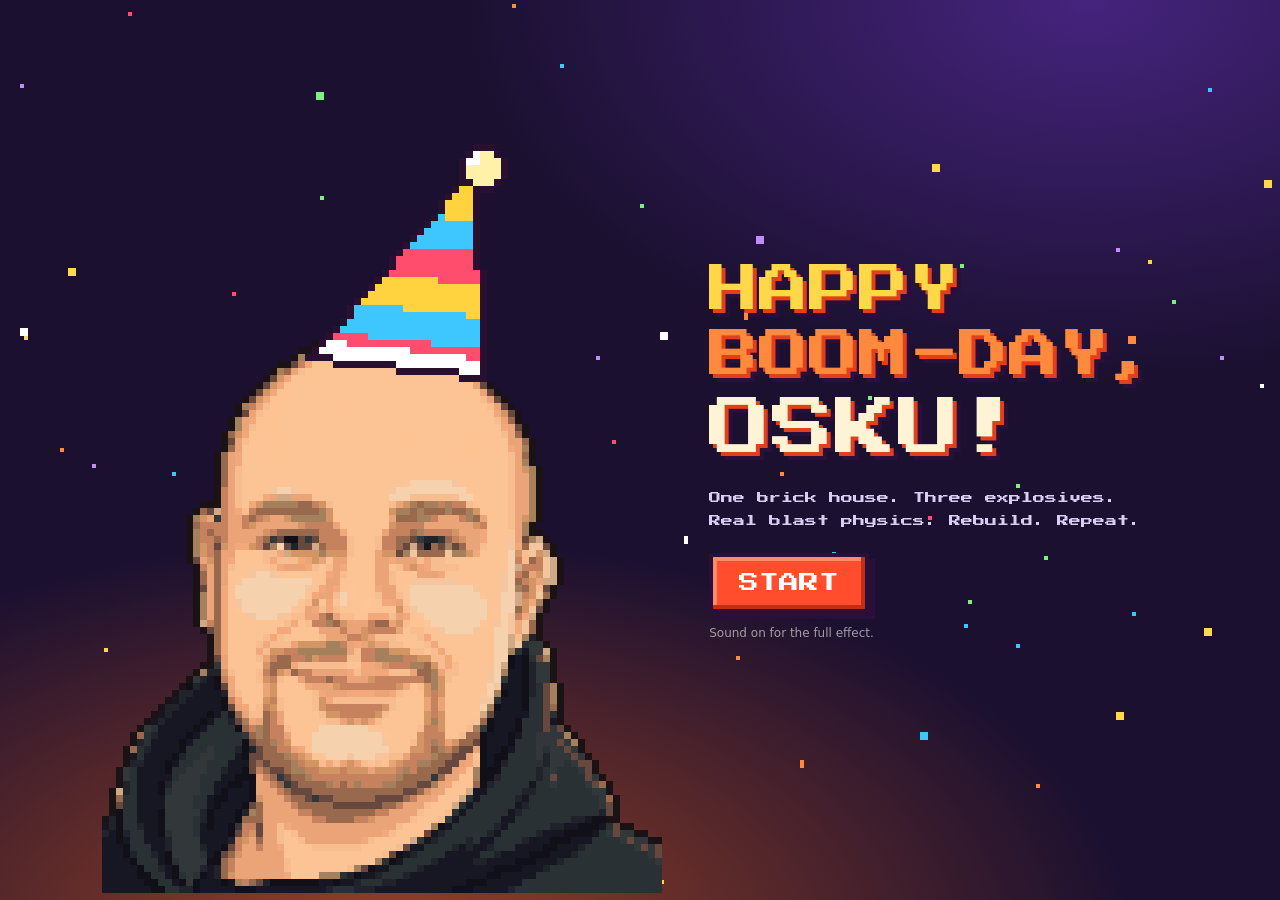
<file: osku/index.html>
<!doctype html>
<html lang="en">
  <head>
    <meta charset="UTF-8" />
    <meta name="viewport" content="width=device-width, initial-scale=1, viewport-fit=cover, user-scalable=no" />
    <meta name="theme-color" content="#1b1030" />
    <meta name="description" content="A birthday present for Osku: blow up a brick house with real blast physics, rebuild it, repeat." />
    <title>Happy Boom-Day, Osku!</title>
    <link rel="manifest" href="./manifest.webmanifest" />
    <link rel="icon" type="image/png" sizes="32x32" href="./osku/favicon-32.png" />
    <link rel="icon" type="image/png" sizes="80x80" href="./osku/favicon-80.png" />
    <link rel="apple-touch-icon" href="./osku/apple-touch-icon.png" />
    <script type="module" crossorigin src="./assets/index-CWFA3grE.js"></script>
    <link rel="stylesheet" crossorigin href="./assets/index-C8Dfj_91.css">
  </head>
  <body>
    <canvas id="view"></canvas>

    <div id="hud" aria-hidden="true">
      <div class="label num" id="lab-fire"></div>
      <div class="label num" id="lab-bolide"></div>
      <div class="label num" id="lab-front"></div>
      <div class="label num" id="lab-cloud"></div>
      <div class="pin" id="pin-you"><i></i><span>YOU</span><b class="num"></b></div>
      <div class="scalebar num" id="scalebar"><i></i><span></span></div>
    </div>

    <header id="top">
      <button id="pick" class="chip" aria-label="Choose explosive">
        <span class="cat"></span><span class="name"></span><span class="energy"></span>
        <svg viewBox="0 0 24 24" class="caret"><path d="M7 10l5 5 5-5" /></svg>
      </button>
      <div class="spacer"></div>
      <button id="toggle-num" class="icon" aria-label="Show or hide numbers">
        <svg viewBox="0 0 24 24"><path d="M5 9h14M5 15h14M10 4l-2 16M16 4l-2 16" /></svg>
      </button>
      <button id="open-settings" class="icon" aria-label="Settings">
        <svg viewBox="0 0 24 24"><circle cx="12" cy="12" r="3.2" /><path d="M12 2.5v3M12 18.5v3M2.5 12h3M18.5 12h3M5.3 5.3l2.1 2.1M16.6 16.6l2.1 2.1M5.3 18.7l2.1-2.1M16.6 7.4l2.1-2.1" /></svg>
      </button>
    </header>

    <div id="clock" class="num"></div>

    <section id="obs" class="card num" aria-live="polite"></section>

    <footer id="setup" class="panel">
      <p class="blurb"></p>
      <button id="scene" class="scene-chip"><span>Where</span><b></b><svg viewBox="0 0 24 24" class="caret"><path d="M7 10l5 5 5-5" /></svg></button>
      <label class="dist">
        <span class="dist-label">You stand <b></b> from ground zero</span>
        <input id="dist" type="range" min="0" max="1000" step="1" />
      </label>
      <button id="go" class="big">Detonate</button>
    </footer>

    <footer id="playbar" class="panel">
      <button id="replay" class="icon" aria-label="Replay"><svg viewBox="0 0 24 24"><path d="M4 12a8 8 0 1 0 2.4-5.7M4 4v4.5h4.5" /></svg></button>
      <button id="playpause" class="icon" aria-label="Pause"><svg viewBox="0 0 24 24"><path class="pause" d="M8 5v14M16 5v14" /><path class="play" d="M7 5l12 7-12 7z" /></svg></button>
      <button id="slowmo" class="icon text" aria-label="Slow motion">¼×</button>
      <button id="photo" class="icon" aria-label="Take a photo"><svg viewBox="0 0 24 24"><path d="M4 8h3l2-3h6l2 3h3v11H4z" /><circle cx="12" cy="13" r="3.5" /></svg></button>
      <button id="video" class="icon" aria-label="Make a video"><svg viewBox="0 0 24 24"><rect x="3" y="6" width="13" height="12" rx="2" /><path d="M16 10.5l5-3v9l-5-3" /></svg></button>
      <button id="newblast" class="icon" aria-label="Back to setup"><svg viewBox="0 0 24 24"><path d="M6 6l12 12M18 6L6 18" /></svg></button>
    </footer>

    <section id="result" class="card">
      <h2></h2>
      <ul></ul>
      <div class="row">
        <button data-act="closer">Closer</button>
        <button data-act="farther">Farther</button>
        <button data-act="replay">Replay</button>
        <button data-act="pick">Another blast</button>
        <button data-act="video" class="hot">Make a video</button>
      </div>
    </section>

    <div id="sheet-picker" class="sheet" hidden>
      <div class="sheet-body">
        <div class="sheet-head"><h2>Choose a blast</h2><button class="icon close" aria-label="Close"><svg viewBox="0 0 24 24"><path d="M6 6l12 12M18 6L6 18" /></svg></button></div>
        <nav class="tabs"></nav>
        <div class="list"></div>
      </div>
    </div>

    <div id="sheet-settings" class="sheet" hidden>
      <div class="sheet-body">
        <div class="sheet-head"><h2>Settings</h2><button class="icon close" aria-label="Close"><svg viewBox="0 0 24 24"><path d="M6 6l12 12M18 6L6 18" /></svg></button></div>
        <label class="toggle"><span>Sound</span><input type="checkbox" id="set-sound" /></label>
        <label class="toggle"><span>Vibration</span><input type="checkbox" id="set-haptics" /></label>
        <label class="toggle"><span>Show numbers</span><input type="checkbox" id="set-numbers" /></label>
        <label class="toggle"><span>FPS meter</span><input type="checkbox" id="set-fps" /></label>
        <div class="seg" id="set-quality">
          <span>Graphics</span>
          <button data-q="battery">Battery</button><button data-q="auto">Auto</button><button data-q="high">High</button>
        </div>
        <p class="small" id="set-build"></p>
        <p class="small">Physics: Kinney–Graham (chemical blasts), Brode 1986 (nuclear airblast), Glasstone &amp; Dolan (fireball, clouds, heat). Numbers are estimates for flat open ground on a clear day.</p>
      </div>
    </div>

    <div id="sheet-scene" class="sheet" hidden>
      <div class="sheet-body">
        <div class="sheet-head"><h2>Where does it go off?</h2><button class="icon close" aria-label="Close"><svg viewBox="0 0 24 24"><path d="M6 6l12 12M18 6L6 18" /></svg></button></div>
        <div class="list"></div>
      </div>
    </div>

    <div id="sheet-video" class="sheet" hidden>
      <div class="sheet-body">
        <div class="sheet-head"><h2>Make a video</h2><button class="icon close" aria-label="Close"><svg viewBox="0 0 24 24"><path d="M6 6l12 12M18 6L6 18" /></svg></button></div>
        <div class="seg" id="vid-aspect"><span>Format</span><button data-v="9:16">9:16 Short</button><button data-v="16:9">16:9</button></div>
        <div class="seg" id="vid-fps"><span>Smoothness</span><button data-v="30">30 fps</button><button data-v="60">60 fps</button></div>
        <label class="toggle"><span>Numbers in the video</span><input type="checkbox" id="vid-numbers" /></label>
        <p class="small" id="vid-info"></p>
        <button id="vid-go" class="big">Render video</button>
      </div>
    </div>

    <div id="busy" hidden>
      <div class="busy-card">
        <h2 id="busy-title"></h2>
        <div class="bar"><i></i></div>
        <p class="small" id="busy-text"></p>
        <video id="busy-video" playsinline controls loop muted hidden></video>
        <img id="busy-img" alt="" hidden />
        <div class="row">
          <button id="busy-share" class="big" hidden>Share</button>
          <button id="busy-save" hidden>Save to phone</button>
          <button id="busy-close">Cancel</button>
        </div>
      </div>
    </div>

    <div id="splash">
      <canvas id="confetti"></canvas>
      <div class="title">
        <canvas id="title-osku" aria-label="Osku"></canvas>
        <div class="title-text">
          <h1 aria-label="Happy Boom-Day, Osku!"><span class="l1">HAPPY</span><span class="l2">BOOM-DAY,</span><span class="l3">OSKU!</span></h1>
          <p class="tag">One brick house. Three explosives.<br />Real blast physics. Rebuild. Repeat.</p>
          <button id="start" class="pixel-btn">START</button>
          <p class="small">Sound on for the full effect.</p>
        </div>
      </div>
    </div>

    <!-- House mode (the milestone 3 game) -->
    <div id="hm" hidden>
      <nav id="hm-pick">
        <button data-x="c4"><b>C-4</b><span>760 g TNT</span></button>
        <button data-x="moab"><b>MOAB</b><span>11 t TNT</span></button>
        <button data-x="minor-scale"><b>Minor Scale</b><span>4 kt TNT</span></button>
      </nav>
      <nav id="hm-build">
        <button data-k="house"><b>House</b><span>2 storeys, brick</span></button>
        <button data-k="tower"><b>Tower</b><span>8 storeys, concrete</span></button>
        <button data-k="car"><b>Car</b><span>1.4 t saloon</span></button>
        <button id="hm-clear" class="minor">Clear all</button>
      </nav>
      <button id="hm-remove" hidden>Remove</button>
      <div id="hm-status"><b></b><span></span></div>
      <div id="hm-tools">
        <button id="hm-speed" class="tool">1×</button>
        <button id="hm-fit" class="tool">Fit</button>
        <button id="hm-scene" class="tool">Scene</button>
        <button id="hm-rebuild" class="tool">Rebuild</button>
        <button id="hm-settings" class="icon" aria-label="Settings">
          <svg viewBox="0 0 24 24"><circle cx="12" cy="12" r="3.2" /><path d="M12 2.5v3M12 18.5v3M2.5 12h3M18.5 12h3M5.3 5.3l2.1 2.1M16.6 16.6l2.1 2.1M5.3 18.7l2.1-2.1M16.6 7.4l2.1-2.1" /></svg>
        </button>
      </div>
      <div id="hm-dock">
        <canvas id="hm-osku" aria-hidden="true"></canvas>
        <button id="hm-ready" class="ready">SCENE READY <small>choose the explosive</small></button>
        <div id="hm-fire">
          <div class="m57" id="hm-m57">
            <div class="m57-name">M57 firing device</div>
            <div class="m57-body">
              <button id="hm-bail" class="bail" aria-label="Safety bail">SAFE</button>
              <button id="hm-squeeze" class="squeeze" aria-label="Squeeze to fire"><i></i><span>SQUEEZE</span></button>
            </div>
          </div>
          <div class="bombbay" id="hm-bay">
            <div class="m57-name">Bomb release · C-130</div>
            <button id="hm-release" class="release">RELEASE</button>
          </div>
        </div>
      </div>
      <div id="hm-inset" hidden></div>
      <div id="hm-tilt" hidden aria-label="Drag to tilt the approach"><b>◀ ▶</b><span>drag to tilt</span></div>
      <button id="hm-arrow" hidden aria-label="Show the house"><i>➤</i><span></span></button>
      <section id="hm-report" hidden>
        <button class="icon close" id="hm-close" aria-label="Close">
          <svg viewBox="0 0 24 24"><path d="M6 6l12 12M18 6L6 18" /></svg>
        </button>
        <p class="rep-what"></p>
        <h2></h2>
        <p class="rep-summary"></p>
        <button id="hm-details" class="link">Technical details</button>
        <div id="hm-tech" hidden>
          <dl></dl>
          <ul></ul>
        </div>
      </section>
    </div>
    <div id="rotate"><div>Turn your phone sideways<br /><small>This test range is landscape only.</small></div></div>

    <div id="fps" class="num" hidden></div>
    <div id="error" hidden></div>
  </body>
</html>
</file>
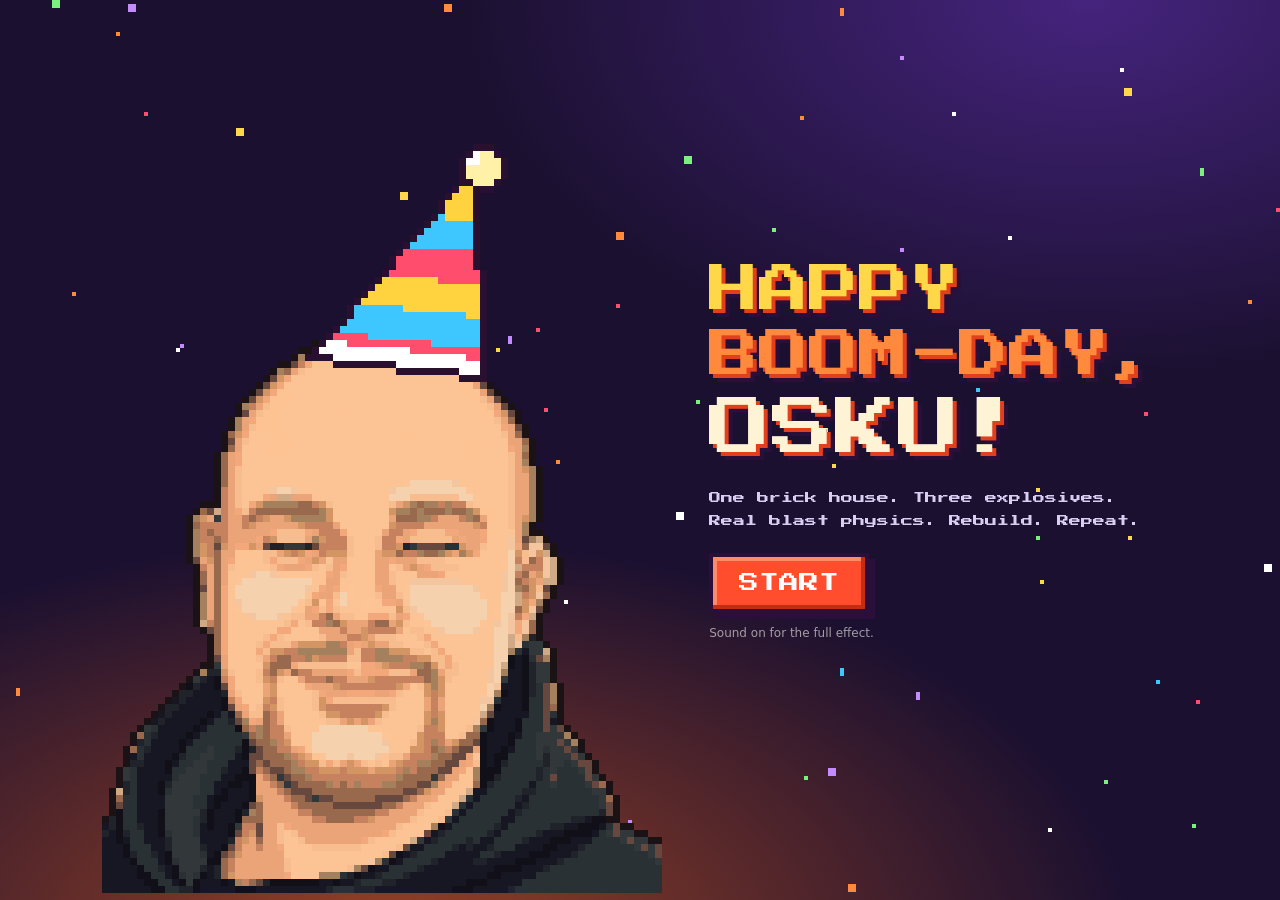
<file: pop-porn/index.html>
<!doctype html>
<html lang="en">
  <head>
    <meta charset="UTF-8" />
    <title>Happy Boom-Day, Osku!</title>
    <meta http-equiv="refresh" content="0; url=../osku/" />
    <link rel="canonical" href="https://javimetro.github.io/osku/" />
    <script>
      location.replace('../osku/' + location.search + location.hash);
    </script>
  </head>
  <body style="background: #1b1030; color: #fff; font-family: sans-serif; text-align: center; padding-top: 30vh">
    <p>The game has moved to <a style="color: #ffd84a" href="../osku/">javimetro.github.io/osku/</a></p>
  </body>
</html>
</file>
<file: osku/assets/index-C8Dfj_91.css>
@font-face{font-family:"Press Start 2P";font-style:normal;font-display:swap;font-weight:400;src:url(./press-start-2p-latin-400-normal-_wFEWmAB.woff2)format("woff2"),url(./press-start-2p-latin-400-normal-KLytu4cr.woff)format("woff")}:root{--fg:#f4f1ec;--dim:#f4f1ec9e;--glass:#0e101694;--glass-hi:#1a1d26d1;--line:#ffffff1f;--hot:#ff6a1a;--hot2:#ffb347;--ok:#7fd18b;--bad:#ff4d4d;--safe-t:env(safe-area-inset-top,0px);--safe-b:env(safe-area-inset-bottom,0px);color:var(--fg);-webkit-tap-highlight-color:transparent;font-family:system-ui,-apple-system,Segoe UI,Roboto,sans-serif}*{box-sizing:border-box}html,body{overscroll-behavior:none;touch-action:none;-webkit-user-select:none;user-select:none;background:#0b0d12;height:100%;margin:0;overflow:hidden}button{font:inherit;color:inherit;cursor:pointer;background:0 0;border:0}svg{fill:none;stroke:currentColor;stroke-width:2px;stroke-linecap:round;stroke-linejoin:round;width:22px;height:22px}#view{width:100vw;height:100dvh;display:block;position:fixed;inset:0}#top{top:calc(var(--safe-t) + 10px);z-index:5;align-items:center;gap:8px;display:flex;position:fixed;left:10px;right:10px}#top .spacer{flex:1 0 0}.chip{background:var(--glass);border:1px solid var(--line);-webkit-backdrop-filter:blur(10px);border-radius:999px;flex:0 auto;align-items:center;gap:8px;min-width:0;max-width:72vw;padding:9px 12px 9px 10px;display:flex}.chip .cat{letter-spacing:.08em;text-transform:uppercase;color:var(--hot2);font-size:11px}.chip .name{white-space:nowrap;text-overflow:ellipsis;font-weight:650;overflow:hidden}.chip .energy{color:var(--dim);font-variant-numeric:tabular-nums;white-space:nowrap}.chip .caret{opacity:.7;flex:none;width:16px;height:16px}.icon{background:var(--glass);border:1px solid var(--line);-webkit-backdrop-filter:blur(10px);border-radius:50%;flex:none;place-items:center;width:42px;height:42px;display:grid}.icon.on{color:var(--hot2);border-color:#ffb34780}.icon.text{font-size:15px;font-weight:700}#clock{top:calc(var(--safe-t) + 60px);text-align:center;font-variant-numeric:tabular-nums;text-shadow:0 1px 6px #000000b3;pointer-events:none;z-index:4;background:#0a0c106b;border-radius:12px;padding:4px 12px;font-size:15px;font-weight:600;position:fixed;left:50%;transform:translate(-50%)}#clock small{color:var(--dim);font-size:12px;font-weight:500;display:block}.card{z-index:4;background:var(--glass);border:1px solid var(--line);-webkit-backdrop-filter:blur(12px);border-radius:16px;position:fixed}#obs{top:calc(var(--safe-t) + 104px);pointer-events:none;min-width:190px;max-width:64vw;padding:10px 12px;font-size:12.5px;line-height:1.45;transition:opacity .3s;left:10px}#obs .row{justify-content:space-between;gap:12px;display:flex}#obs .row span:first-child{color:var(--dim)}#obs .row b{font-variant-numeric:tabular-nums;text-align:right;font-weight:600}#obs .row.done b{color:var(--fg)}#obs .row.wait b{color:var(--dim);font-weight:500}#obs .head{margin-bottom:4px;font-weight:700}#obs .verdict{border-top:1px solid var(--line);margin-top:6px;padding-top:6px;font-weight:700}.panel{left:10px;right:10px;bottom:calc(var(--safe-b) + 12px);z-index:5;background:var(--glass);border:1px solid var(--line);-webkit-backdrop-filter:blur(14px);border-radius:22px;max-width:560px;margin:0 auto;position:fixed}#setup{padding:14px 16px 16px}#setup .blurb{color:var(--dim);margin:0 0 10px;font-size:13.5px;line-height:1.4}.scene-chip{border:1px solid var(--line);text-align:left;background:#ffffff0f;border-radius:12px;align-items:center;gap:8px;width:100%;margin-bottom:10px;padding:9px 12px;font-size:14px;display:flex}.scene-chip span{color:var(--dim);text-transform:uppercase;letter-spacing:.08em;font-size:12px}.scene-chip b{flex:1;font-weight:650}.scene-chip .caret{opacity:.7;width:16px;height:16px}.dist{margin-bottom:14px;display:block}.dist-label{margin-bottom:8px;font-size:14px;display:block}.dist-label b{color:var(--hot2);font-variant-numeric:tabular-nums}input[type=range]{appearance:none;touch-action:pan-x;background:0 0;width:100%;height:34px}input[type=range]::-webkit-slider-runnable-track{background:linear-gradient(90deg, var(--bad), var(--hot), var(--hot2), #6fb7ff);border-radius:3px;height:6px}input[type=range]::-webkit-slider-thumb{-webkit-appearance:none;background:#fff;border-radius:50%;width:28px;height:28px;margin-top:-11px;box-shadow:0 2px 10px #00000080}.big{letter-spacing:.12em;text-transform:uppercase;background:linear-gradient(#ff7a2e,#e2400e);border-radius:16px;width:100%;padding:16px;font-size:18px;font-weight:800;box-shadow:0 6px 24px #ff5a1459,inset 0 1px #ffffff4d}.big:active{transform:scale(.98)}#playbar{justify-content:space-between;max-width:400px;padding:9px 10px;display:flex}#playbar .icon{width:46px;height:46px}#playpause .play{display:none}#playpause.paused .play{fill:currentColor;display:block}#playpause.paused .pause{display:none}#result{left:10px;right:10px;bottom:calc(var(--safe-b) + 92px);opacity:0;pointer-events:none;max-width:560px;margin:0 auto;padding:14px 16px;transition:opacity .35s,transform .35s;transform:translateY(12px)}#result.show{opacity:1;pointer-events:auto;transform:none}#result h2{margin:0 0 6px;font-size:19px}#result ul{color:var(--dim);margin:0 0 12px;padding-left:18px;font-size:13.5px;line-height:1.45}#result .row{flex-wrap:wrap;gap:8px;display:flex}#result .row button{border:1px solid var(--line);background:#ffffff14;border-radius:12px;flex:40%;padding:10px;font-size:14px;font-weight:600}#result .row button.hot{background:linear-gradient(#ff7a2e,#e2400e);border-color:#0000;flex-basis:100%}#busy{z-index:15;background:#00000059;justify-content:center;align-items:flex-end;display:flex;position:fixed;inset:0}#busy[hidden]{display:none}.busy-card{width:100%;max-width:560px;margin:10px;margin-bottom:calc(var(--safe-b) + 12px);background:var(--glass-hi);border:1px solid var(--line);-webkit-backdrop-filter:blur(16px);border-radius:22px;padding:16px}.busy-card h2{margin:0 0 10px;font-size:18px}.busy-card .bar{background:#ffffff1a;border-radius:4px;height:8px;margin-bottom:8px;overflow:hidden}.busy-card .bar i{background:linear-gradient(90deg, var(--hot), var(--hot2));width:0;height:100%;transition:width .2s;display:block}.busy-card video,.busy-card img{object-fit:contain;background:#000;border-radius:12px;width:100%;max-height:52dvh;margin:8px 0 12px;display:block}.busy-card video[hidden],.busy-card img[hidden],.busy-card button[hidden]{display:none}.busy-card .row{flex-wrap:wrap;gap:8px;display:flex}.busy-card .row button:not(.big){border:1px solid var(--line);background:#ffffff14;border-radius:12px;flex:1;padding:12px;font-weight:600}body.busy #top,body.busy #playbar,body.busy #setup,body.busy #result,body.busy #hud,body.busy #obs,body.busy #clock{visibility:hidden}.sev-0{color:var(--ok)}.sev-1{color:#c6e07a}.sev-2{color:var(--hot2)}.sev-3{color:var(--hot)}.sev-4,.sev-5{color:var(--bad)}#hud{pointer-events:none;z-index:3;position:fixed;inset:0}.label{border:1px solid var(--line);white-space:nowrap;font-variant-numeric:tabular-nums;will-change:transform;opacity:0;background:#0a0c108c;border-radius:8px;padding:4px 8px;font-size:11.5px;line-height:1.3;transition:opacity .25s;position:absolute;top:0;left:0}.label.show{opacity:1}.label b{font-weight:650}.label em{color:var(--dim);font-style:normal}.pin{will-change:transform;letter-spacing:.1em;color:#ffd27a;text-shadow:0 1px 4px #000c;flex-direction:column;align-items:center;font-size:10.5px;font-weight:800;display:flex;position:absolute;top:0;left:0}.pin i{border-top:8px solid #ffb347;border-left:6px solid #0000;border-right:6px solid #0000;order:3;width:0;height:0;margin-top:2px}.pin b{letter-spacing:0;color:var(--fg);font-weight:600}.pin.edge i{border:6px solid #0000;border-left:9px solid #ffb347;order:0}.scalebar{color:var(--fg);text-shadow:0 1px 4px #000c;font-size:11px;position:absolute;left:14px}.scalebar i{border:2px solid var(--fg);border-top:0;height:6px;margin-bottom:3px;display:block}body.clean .num{display:none!important}body.clean .label{display:none}body.clean.playing #top,body.clean.playing #playbar{opacity:0;pointer-events:none;transition:opacity .4s}body.clean.playing.touched #top,body.clean.playing.touched #playbar{opacity:1;pointer-events:auto}body:not(.setup) #setup,body.setup #playbar,body.setup #clock{display:none}.sheet{z-index:10;background:#00000073;justify-content:center;align-items:flex-end;display:flex;position:fixed;inset:0}.sheet[hidden]{display:none}.sheet-body{background:var(--glass-hi);border:1px solid var(--line);width:100%;max-width:620px;max-height:82dvh;padding:14px 16px calc(var(--safe-b) + 20px);-webkit-backdrop-filter:blur(18px);touch-action:pan-y;border-bottom:0;border-radius:24px 24px 0 0;overflow:auto}.sheet-head{justify-content:space-between;align-items:center;margin-bottom:8px;display:flex}.sheet-head h2{margin:0;font-size:19px}.tabs{touch-action:pan-x;gap:6px;padding-bottom:10px;display:flex;overflow-x:auto}.tabs button{border:1px solid var(--line);white-space:nowrap;background:#ffffff12;border-radius:999px;padding:8px 14px;font-size:13.5px;font-weight:600}.tabs button.on{background:var(--hot);border-color:var(--hot)}.list{gap:8px;display:grid}.item{text-align:left;border:1px solid var(--line);background:#ffffff0d;border-radius:16px;padding:12px 14px}.item.on{border-color:var(--hot);background:#ff6a1a1f}.item .t{justify-content:space-between;gap:8px;font-weight:700;display:flex}.item .t span{color:var(--hot2);font-variant-numeric:tabular-nums}.item .w{color:var(--dim);margin:2px 0 6px;font-size:12px}.item p{color:var(--dim);margin:0;font-size:13px;line-height:1.4}.toggle{border-bottom:1px solid var(--line);justify-content:space-between;align-items:center;padding:13px 2px;font-size:15px;display:flex}.toggle input{width:22px;height:22px;accent-color:var(--hot)}.seg{align-items:center;gap:6px;padding:13px 2px;font-size:15px;display:flex}.seg span{flex:1}.seg button{border:1px solid var(--line);background:#ffffff12;border-radius:10px;padding:7px 11px;font-size:13px}.seg button.on{background:var(--hot);border-color:var(--hot)}.small{color:var(--dim);font-size:12px;line-height:1.45}.custom label{margin:6px 0 4px;font-size:14.5px;display:block}.custom label b{color:var(--hot2);font-variant-numeric:tabular-nums}.custom .facts{min-height:3em}#splash{z-index:20;background:radial-gradient(90% 70% at 30% 105%,#ff6a1a8c,#0000 65%),radial-gradient(70% 60% at 85% 0,#783cdc73,#0000 70%),#1b1030;place-items:center;transition:opacity .6s;display:grid;position:fixed;inset:0;overflow:hidden}#splash.gone{opacity:0;pointer-events:none}#confetti{width:100%;height:100%;image-rendering:pixelated;pointer-events:none;position:absolute;inset:0}.title{justify-content:center;align-items:center;gap:min(4vw,40px);width:100%;height:100%;padding:0 4vw 0 2vw;display:flex;position:relative}#title-osku{image-rendering:pixelated;flex:none;align-self:flex-end}.title-text{text-align:left}.title-text h1{color:#ffd84a;text-shadow:.08em .08em #e2401c,.16em .16em #2a0f3a;margin:0 0 18px;font:400 clamp(20px,5vw,50px)/1.3 "Press Start 2P",ui-monospace,monospace}.title-text h1>span{white-space:nowrap;display:block}.title-text h1 .l2{color:#ff8a3d}.title-text h1 .l3{color:#fff3d6;font-size:1.25em}.title-text h1 i{animation:2.4s ease-in-out infinite hop;animation-delay:calc(var(--i) * 70ms);font-style:normal;display:inline-block}@keyframes hop{0%,70%,to{transform:translateY(0)}80%{transform:translateY(-.22em)}90%{transform:translateY(.04em)}}.title-text .tag{color:#d9cdf2;margin:0 0 20px;font:400 clamp(8px,1.3vw,12px)/1.9 "Press Start 2P",ui-monospace,monospace}.title-text .small{margin:12px 0 0}.pixel-btn{color:#fff;background:#ff4d2e;border:4px solid #2a0f3a;border-radius:0;padding:16px 26px;font:400 clamp(14px,2vw,20px)/1 "Press Start 2P",ui-monospace,monospace;animation:1.6s ease-in-out infinite pulse;box-shadow:6px 6px #2a0f3a,inset -4px -4px #c22d14,inset 4px 4px #ff8a6a}.pixel-btn:active{transform:translate(4px,4px);box-shadow:2px 2px #2a0f3a,inset -4px -4px #c22d14,inset 4px 4px #ff8a6a}@keyframes pulse{50%{filter:brightness(1.15)}}#fps{right:10px;top:calc(var(--safe-t) + 60px);z-index:6;pointer-events:none;background:#00000080;border-radius:6px;padding:4px 6px;font:600 11px ui-monospace,monospace;position:fixed}#error{z-index:30;color:#ffd0d0;white-space:pre-wrap;background:#3a0d0d;border-radius:12px;max-height:40vh;padding:12px;font:12px ui-monospace,monospace;position:fixed;inset:auto 10px 10px;overflow:auto}@media (orientation:landscape){#setup,#result{width:380px;margin:0;left:auto;right:12px}#playbar{width:300px;margin:0;left:auto;right:12px}#result{bottom:calc(var(--safe-b) + 86px)}}body.house #top,body.house #clock,body.house #obs,body.house #setup,body.house #playbar,body.house #result,body.house #hud,body.house #sheet-picker,body.house #sheet-scene,body.house #sheet-video{display:none!important}#hm[hidden]{display:none}#hm-pick{left:calc(env(safe-area-inset-left,0px) + 10px);z-index:6;flex-direction:column;gap:8px;display:flex;position:fixed;top:50%;transform:translateY(-50%)}#hm-pick button{text-align:left;background:var(--glass);border:1px solid var(--line);-webkit-backdrop-filter:blur(10px);border-radius:14px;width:116px;padding:10px 12px}#hm-pick button b{font-size:15px;display:block}#hm-pick button span{color:var(--dim);font-size:11.5px}#hm-pick button.on{border-color:var(--hot);background:#ff6a1a38}#hm-pick.locked button:not(.on){opacity:.35;pointer-events:none}body.reporting #hm-pick{visibility:hidden}#hm-build{left:calc(env(safe-area-inset-left,0px) + 10px);z-index:6;flex-direction:column;gap:8px;display:none;position:fixed;top:50%;transform:translateY(-50%)}#hm-build button{text-align:left;background:var(--glass);border:1px solid var(--line);-webkit-backdrop-filter:blur(10px);border-radius:14px;width:132px;padding:9px 12px}#hm-build button b{font-size:15px;display:block}#hm-build button span{color:var(--dim);font-size:11px}#hm-build button.on{background:#ffcf3a38;border-color:#ffcf3a}#hm-build button.full{opacity:.4}#hm-build .minor{color:var(--dim);padding:6px 12px;font-size:12px;font-weight:650}#hm-build .minor.confirm{color:#fff;background:#c62c1d73;border-color:#c62c1d}#hm-remove{color:#fff;z-index:7;background:#b8261b;border:2px solid #fff;border-radius:12px;padding:8px 14px;font:750 13px system-ui,sans-serif;position:fixed;top:0;left:0;transform:translate(-50%,-100%);box-shadow:0 4px 14px #0006}#hm-remove[hidden]{display:none}.ready{pointer-events:auto;letter-spacing:.08em;color:#1d1a08;background:linear-gradient(#ffd84a,#e8b417);border:2px solid #5a4500;border-radius:16px;width:210px;height:84px;padding-top:26px;font:800 16px ui-monospace,monospace;display:none;box-shadow:0 8px 20px #0006}.ready small{letter-spacing:0;opacity:.8;font:600 11px system-ui,sans-serif;display:block}.ready:disabled{opacity:.45}body.building #hm-build{display:flex}body.building #hm-pick,body.building #hm-fire,body.building #hm-speed,body.building #hm-scene,body.building #hm-rebuild{display:none}body.building .ready{display:block}#hm-status{top:calc(var(--safe-t) + 10px);background:var(--glass);border:1px solid var(--line);text-align:center;z-index:6;pointer-events:none;-webkit-backdrop-filter:blur(10px);border-radius:14px;max-width:60vw;padding:7px 16px;position:fixed;left:50%;transform:translate(-50%)}#hm-status[hidden]{display:none}#hm-status b{font-size:14.5px;display:block}#hm-status span{color:var(--dim);font-variant-numeric:tabular-nums;font-size:12px}#hm-tools{left:calc(env(safe-area-inset-left,0px) + 10px);bottom:calc(var(--safe-b) + 10px);z-index:6;gap:8px;display:flex;position:fixed}#hm-tools .tool{background:var(--glass);border:1px solid var(--line);border-radius:12px;height:42px;padding:0 14px;font-size:14px;font-weight:650}#hm-tools .tool.on{color:var(--hot2);border-color:#ffb34780}#hm-dock{right:calc(env(safe-area-inset-right,0px) + 10px);bottom:calc(var(--safe-b) + 10px);z-index:6;pointer-events:none;flex-direction:column;align-items:flex-end;display:flex;position:fixed}#hm-osku{z-index:0;image-rendering:pixelated;filter:drop-shadow(0 4px 6px #00000073);margin:0 22px -26px 0;position:relative}#hm-fire{z-index:1;pointer-events:auto;position:relative}#hm-fire.off{opacity:.4;pointer-events:none}.m57,.bombbay{background:linear-gradient(#4a4f36,#353925);border:1px solid #00000080;border-radius:18px;width:210px;padding:10px 12px 9px;box-shadow:inset 0 1px #ffffff1f,0 8px 20px #0006}.m57-name{letter-spacing:.08em;text-transform:uppercase;color:#d9dcc2;margin-bottom:8px;font:700 11px/1 ui-monospace,monospace}.m57-body{align-items:stretch;gap:8px;display:flex}.bail{color:#1b1d12;background:repeating-linear-gradient(45deg,#e8c22a 0 8px,#2a2a1c 8px 16px);border:2px solid #222;border-radius:10px;flex:0 0 64px;font:800 12px ui-monospace,monospace}.bail.armed{color:#fff;background:#b8261b}.squeeze{letter-spacing:.08em;color:#e6e8d2;background:#2a2d1e;border:2px solid #1a1c12;border-radius:12px;flex:1;height:58px;font:800 13px ui-monospace,monospace;position:relative;overflow:hidden}.squeeze i{background:#c62c1d;width:100%;height:0;transition:height 50ms linear;position:absolute;bottom:0;left:0}.squeeze span{position:relative}.squeeze:disabled{opacity:.45}.release{letter-spacing:.14em;color:#fff;background:linear-gradient(#d0381f,#9c2312);border:2px solid #4d1208;border-radius:12px;width:100%;height:58px;font:800 18px ui-monospace,monospace}#hm-inset{pointer-events:none;z-index:5;border:2px solid #ffffffbf;border-radius:6px;position:fixed;box-shadow:0 6px 20px #00000073}#hm-tilt{z-index:6;touch-action:none;cursor:grab;background:#ffcf3aeb;border:2px solid #fff;border-radius:50%;place-items:center;width:46px;height:46px;margin:-23px 0 0 -23px;display:grid;position:fixed;top:0;left:0;box-shadow:0 3px 12px #00000073}#hm-tilt[hidden]{display:none}#hm-tilt b{color:#3a2a00;letter-spacing:-1px;pointer-events:none;font:800 12px/1 ui-monospace,monospace}#hm-tilt span{color:#fff;text-shadow:0 1px 3px #000;white-space:nowrap;pointer-events:none;margin-top:4px;font:700 11px ui-monospace,monospace;position:absolute;top:100%}#hm-tilt.on{background:#fff;transform:scale(1.12)}#hm-tilt.on span,#hm-tilt.used span{display:none}#hm-arrow{color:#fff;z-index:6;white-space:nowrap;background:#1414189e;border:1px solid #ffffff59;border-radius:999px;align-items:center;gap:4px;padding:6px 10px 6px 8px;font:700 12px ui-monospace,monospace;display:flex;position:fixed;top:0;left:0;transform:translate(-50%,-50%)}#hm-arrow[hidden]{display:none}#hm-arrow i{color:#ffcf3a;font-size:15px;font-style:normal;line-height:1;display:inline-block}#hm-inset:after{content:attr(data-label);color:#fff;text-shadow:0 1px 3px #000;font:700 10px ui-monospace,monospace;position:absolute;top:4px;left:6px}#hm-report{left:calc(env(safe-area-inset-left,0px) + 10px);top:calc(var(--safe-t) + 10px);max-height:calc(100vh - var(--safe-t) - var(--safe-b) - 82px);background:var(--glass-hi);border:1px solid var(--line);-webkit-backdrop-filter:blur(16px);z-index:9;touch-action:pan-y;border-radius:18px;width:min(360px,40vw);padding:14px 16px;position:fixed;overflow:auto}#hm-report[hidden]{display:none}#hm-report h2{margin:2px 0 8px;padding-right:40px;font-size:21px}#hm-report .rep-what{color:var(--dim);margin:0;padding-right:40px;font-size:12px}#hm-report .rep-summary{margin:0 0 12px;font-size:15px;line-height:1.45}#hm-report .link{color:var(--hot2);background:0 0;border:0;padding:6px 0;font-size:13px;font-weight:650}#hm-report .link:after{content:" ▾"}#hm-report .link.open:after{content:" ▴"}#hm-tech{border-top:1px solid var(--line);margin-top:8px;padding-top:10px}#hm-tech[hidden]{display:none}#hm-report .close{position:absolute;top:10px;right:10px}#hm-report dl{grid-template-columns:auto 1fr;gap:4px 12px;margin:0 0 12px;font-size:13px;display:grid}#hm-report dt{color:var(--dim)}#hm-report dd{font-variant-numeric:tabular-nums;margin:0;font-weight:600}#hm-report ul{margin:0;padding-left:18px;font-size:13px;line-height:1.45}#hm-report li{margin-bottom:6px}#rotate{z-index:40;text-align:center;color:var(--fg);background:#0b0d12;place-items:center;font-size:20px;font-weight:700;display:none;position:fixed;inset:0}#rotate small{color:var(--dim);font-size:13px;font-weight:500}@media (orientation:portrait){body.house #rotate{display:grid}}
</file>
